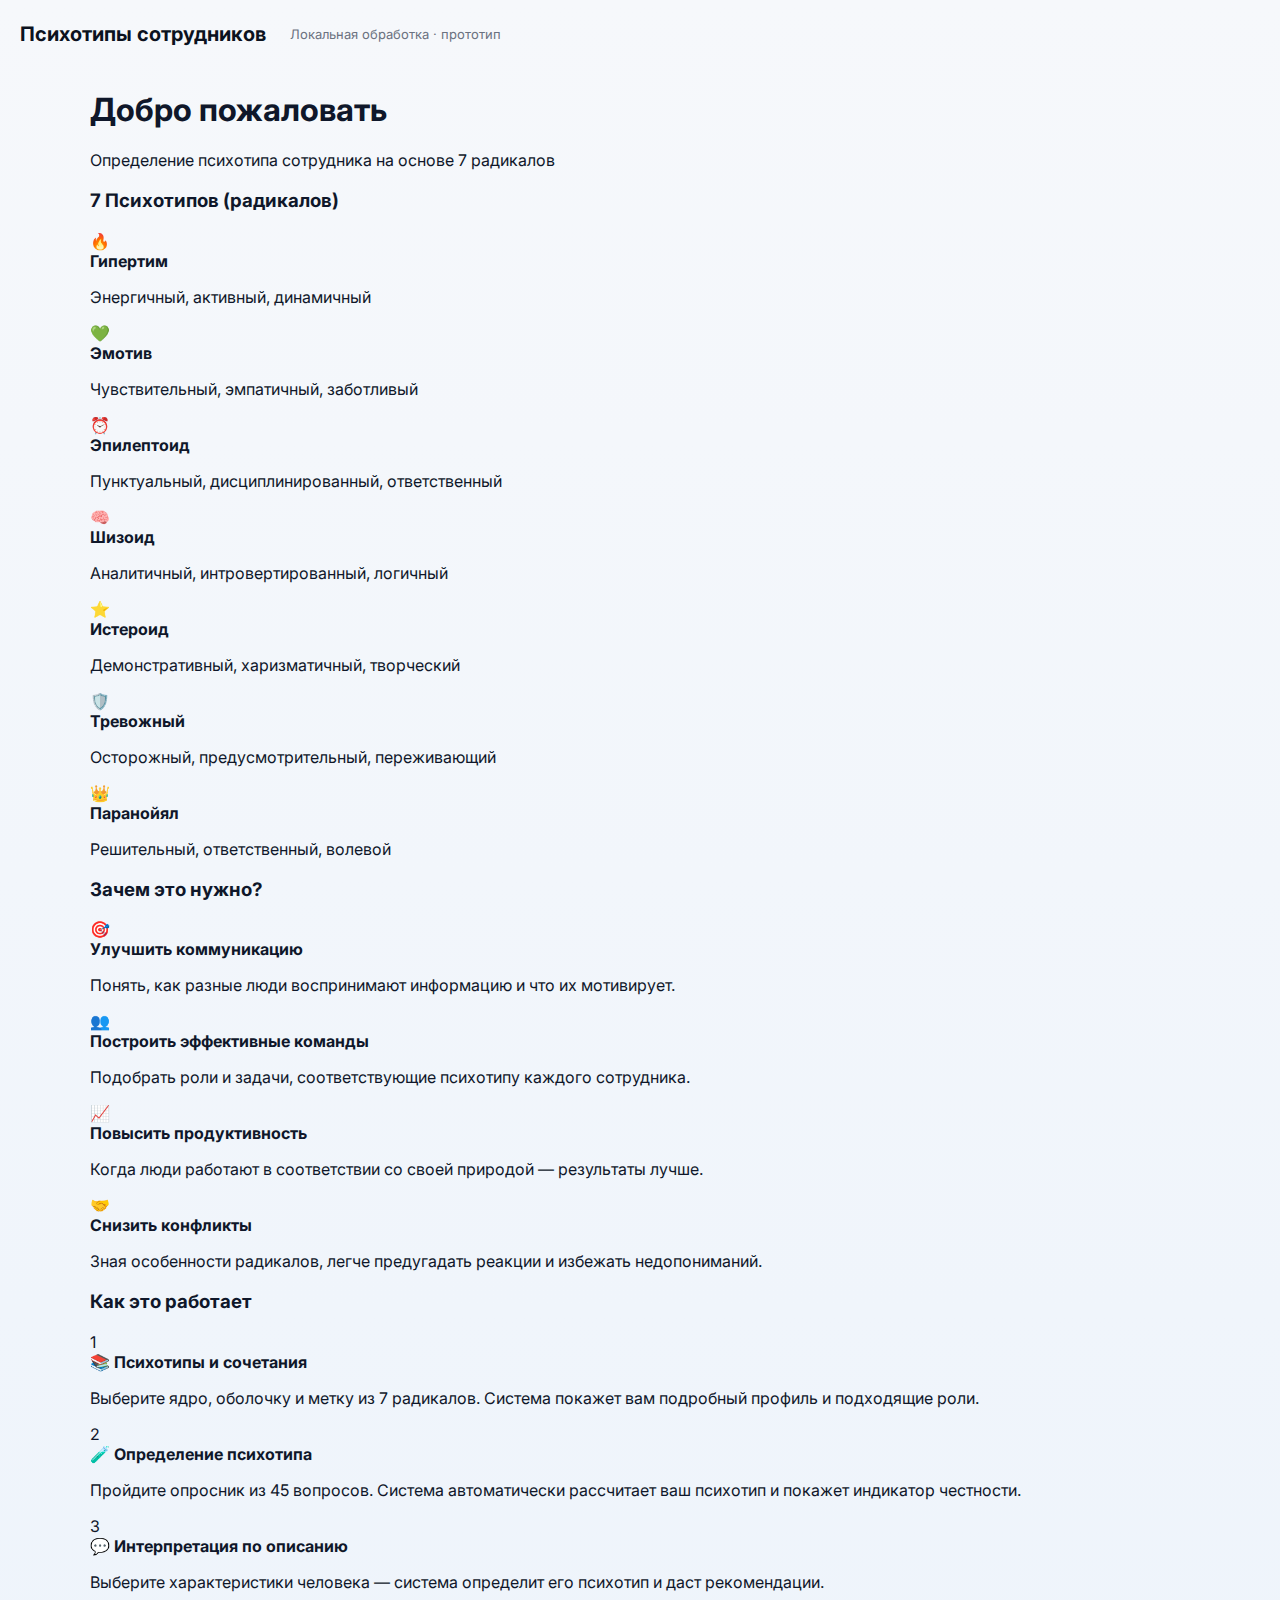
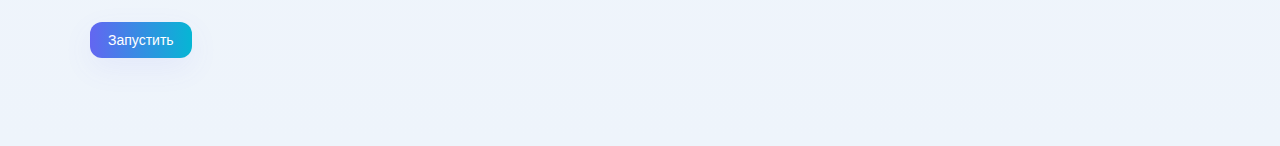
<file: index.html>
<!DOCTYPE html>
<html lang="ru">
<head>
  <meta charset="UTF-8" />
  <title>Психотипы сотрудников</title>
  <meta name="viewport" content="width=device-width, initial-scale=1" />
  <link rel="preconnect" href="https://fonts.googleapis.com">
  <link rel="preconnect" href="https://fonts.gstatic.com" crossorigin>
  <link href="https://fonts.googleapis.com/css2?family=Inter:wght@300;400;600;700;800&display=swap" rel="stylesheet">
  <link rel="stylesheet" href="css/style.css" />
</head>

<body>
<header>
  <h1>Психотипы сотрудников</h1>
  <div class="sub">Локальная обработка · прототип</div>
</header>
<main>

  <!-- Главная страница -->
  <div id="home">
    <!-- Welcome section -->
    <div id="welcome" class="welcome-section">
      <h1 class="welcome-title">Добро пожаловать</h1>
      <p class="welcome-subtitle">Определение психотипа сотрудника на основе 7 радикалов</p>

      <div class="welcome-content">
        <div class="radicals-info">
          <h3>7 Психотипов (радикалов)</h3>
          <div class="radicals-grid">
            <div class="radical-card radical-1-bg">
              <div class="radical-icon">🔥</div>
              <strong>Гипертим</strong>
              <p>Энергичный, активный, динамичный</p>
            </div>
            <div class="radical-card radical-2-bg">
              <div class="radical-icon">💚</div>
              <strong>Эмотив</strong>
              <p>Чувствительный, эмпатичный, заботливый</p>
            </div>
            <div class="radical-card radical-3-bg">
              <div class="radical-icon">⏰</div>
              <strong>Эпилептоид</strong>
              <p>Пунктуальный, дисциплинированный, ответственный</p>
            </div>
            <div class="radical-card radical-4-bg">
              <div class="radical-icon">🧠</div>
              <strong>Шизоид</strong>
              <p>Аналитичный, интровертированный, логичный</p>
            </div>
            <div class="radical-card radical-5-bg">
              <div class="radical-icon">⭐</div>
              <strong>Истероид</strong>
              <p>Демонстративный, харизматичный, творческий</p>
            </div>
            <div class="radical-card radical-6-bg">
              <div class="radical-icon">🛡️</div>
              <strong>Тревожный</strong>
              <p>Осторожный, предусмотрительный, переживающий</p>
            </div>
            <div class="radical-card radical-7-bg">
              <div class="radical-icon">👑</div>
              <strong>Паранойял</strong>
              <p>Решительный, ответственный, волевой</p>
            </div>
          </div>
        </div>

        <div class="why-section">
          <h3>Зачем это нужно?</h3>
          <div class="why-content">
            <div class="why-item">
              <div class="why-icon">🎯</div>
              <div class="why-text">
                <strong>Улучшить коммуникацию</strong>
                <p>Понять, как разные люди воспринимают информацию и что их мотивирует.</p>
              </div>
            </div>
            <div class="why-item">
              <div class="why-icon">👥</div>
              <div class="why-text">
                <strong>Построить эффективные команды</strong>
                <p>Подобрать роли и задачи, соответствующие психотипу каждого сотрудника.</p>
              </div>
            </div>
            <div class="why-item">
              <div class="why-icon">📈</div>
              <div class="why-text">
                <strong>Повысить продуктивность</strong>
                <p>Когда люди работают в соответствии со своей природой — результаты лучше.</p>
              </div>
            </div>
            <div class="why-item">
              <div class="why-icon">🤝</div>
              <div class="why-text">
                <strong>Снизить конфликты</strong>
                <p>Зная особенности радикалов, легче предугадать реакции и избежать недопониманий.</p>
              </div>
            </div>
          </div>
        </div>

        <div class="blocks-info">
          <h3>Как это работает</h3>
          <div class="blocks-list">
            <div class="block-item">
              <div class="block-number">1</div>
              <div>
                <strong>📚 Психотипы и сочетания</strong>
                <p>Выберите ядро, оболочку и метку из 7 радикалов. Система покажет вам подробный профиль и подходящие роли.</p>
              </div>
            </div>
            <div class="block-item">
              <div class="block-number">2</div>
              <div>
                <strong>🧪 Определение психотипа</strong>
                <p>Пройдите опросник из 45 вопросов. Система автоматически рассчитает ваш психотип и покажет индикатор честности.</p>
              </div>
            </div>
            <div class="block-item">
              <div class="block-number">3</div>
              <div>
                <strong>💬 Интерпретация по описанию</strong>
                <p>Выберите характеристики человека — система определит его психотип и даст рекомендации.</p>
              </div>
            </div>
          </div>
        </div>
      </div>

      <button onclick="startFromWelcomeStep()" class="start-btn">Запустить</button>
    </div>

    <!-- Home grid (hidden initially, shows after start) -->
    <div class="grid" style="display:none;" id="home-grid">
      <div class="card" onclick="openSection('types')">
        <h2>📚 Психотипы и сочетания</h2>
        <p>Ядро + оболочка + метка → профиль сотрудника и подбор ролей.</p>
      </div>
      <div class="card" onclick="openSection('test')">
        <h2>🧪 Определение психотипа</h2>
        <p>Опросник (45 вопросов) по шкале 1–5. Отвечайте максимально честно</p>
      </div>
      <div class="card" onclick="openSection('interpret')">
        <h2>💬 Интерпретация по описанию</h2>
        <p>Опишите, как человек ведёт себя — получаете ядро, оболочку и метку.</p>
      </div>
    </div>
  </div>

  <!-- Блок 1 -->
<section id="section-types" class="section">
  <div class="back-btn" onclick="goHome()"><span>←</span> Назад</div>

  <h2>Психотипы и сочетания</h2>
  <p class="muted">Выбери ядро, оболочку и метку. Ниже появится подробный профиль.</p>

  <label>Основной радикал (ядро)</label>
  <select id="types-main">
    <option value="">Не выбран</option>
  </select>

  <label>Второй радикал (оболочка)</label>
  <select id="types-second">
    <option value="">Не выбран</option>
  </select>

  <label>Третий радикал (метка / стресс-профиль)</label>
  <select id="types-third">
    <option value="">Не выбран</option>
  </select>

  <div style="margin-top:10px; display:flex; gap:10px;">
    <button onclick="showTypeCombo()">Показать профиль</button>
    <button class="secondary" onclick="runRolePicker()">Подбор ролей</button>
  </div>

  <div id="types-result" class="result-block" style="display:none;"></div>
<button id="btn-full-profile" class="secondary" style="display:none; margin-top:10px;"
        onclick="toggleFullProfile()">
  Показать полный разбор
</button>

<div id="types-full" class="result-block" style="display:none; margin-top:10px;"></div>
  <hr style="margin:20px 0;">

  <div id="role-result" class="result-block" style="display:none;"></div>
</section>

  <!-- Блок 2 -->
  <section id="section-test" class="section">
    <div class="back-btn" onclick="goHome()">← Назад</div>
    <h2>Определение психотипа</h2>
    <p class="muted">Отметь по шкале от 1 до 5, насколько утверждение похоже на человека.</p>

    <div id="full-test-container"></div>
    <button onclick="handleFullTestSubmit()">Получить результат</button>
    <div id="full-test-result" class="result-block" style="display:none;"></div>
  </section>

  <!-- Блок 3 -->
  <section id="section-interpret" class="section">
    <div class="back-btn" onclick="goHome()">← Назад</div>
    <h2>Интерпретация по характеристикам</h2>

    <label>Имя / обозначение</label>
    <input type="text" id="interp-name" placeholder="Например: Паша, менеджер" />

    <p class="muted" style="margin-top:12px;">Выбери характеристики, которые описывают человека:</p>

    <div id="traits-container" style="margin-top:16px;"></div>

    <button onclick="computeTraitsInterpretation()" style="margin-top:14px;">Получить интерпретацию</button>
    <div id="interp-result" class="result-block" style="display:none;"></div>
  </section>

</main>

<script src="js/app.js"></script>
</body>
</html>
</file>
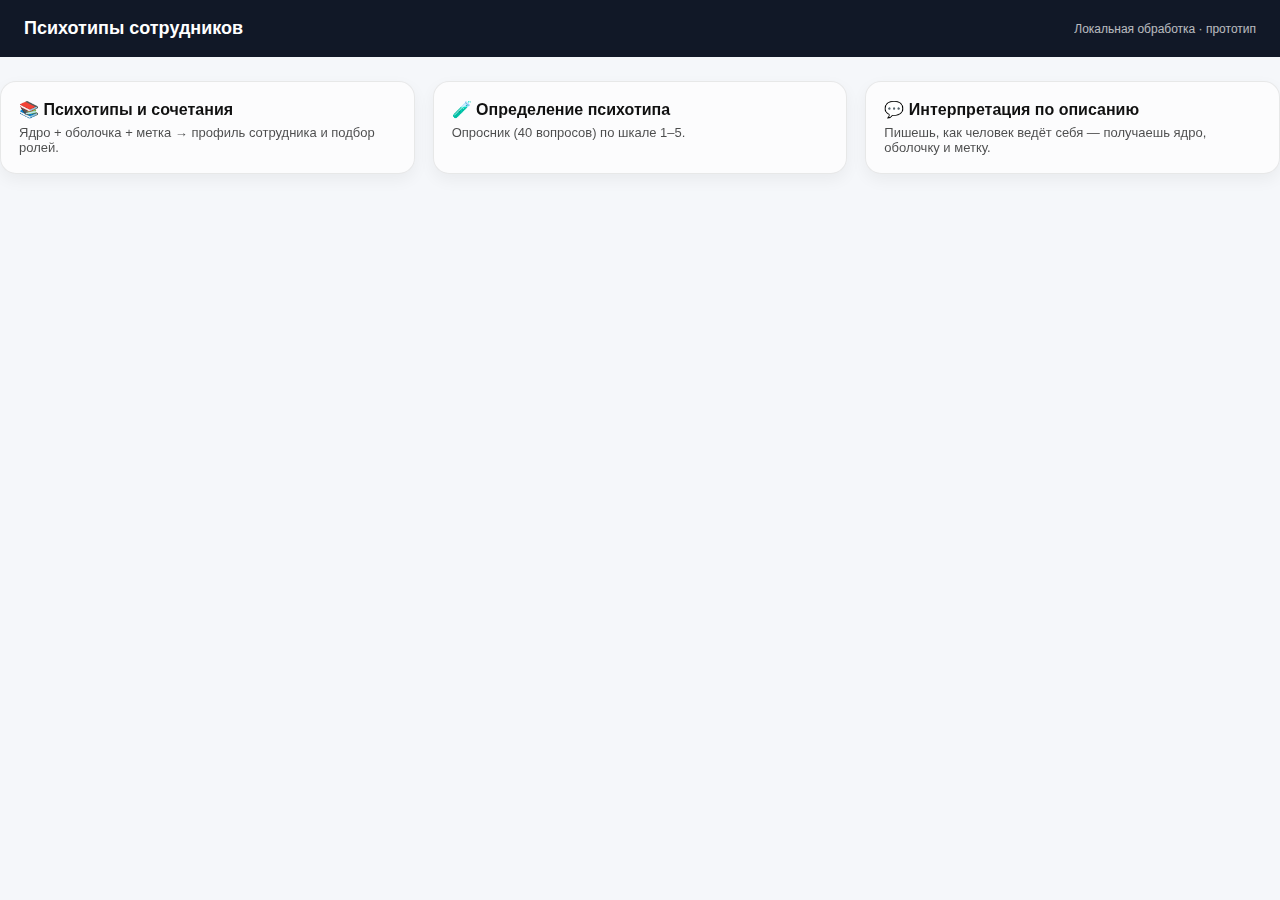
<file: psycho_app/index.html>
<!DOCTYPE html>
<html lang="ru">
<head>
  <meta charset="UTF-8" />
  <title>Психотипы сотрудников</title>
  <meta name="viewport" content="width=device-width, initial-scale=1" />
  <link rel="stylesheet" href="css/style.css" />
</head>

<body>
<header>
  <h1>Психотипы сотрудников</h1>
  <div class="sub">Локальная обработка · прототип</div>
</header>

<main>

  <!-- Главная страница -->
  <div id="home">
    <div class="grid">
      <div class="card" onclick="openSection('types')">
        <h2>📚 Психотипы и сочетания</h2>
        <p>Ядро + оболочка + метка → профиль сотрудника и подбор ролей.</p>
      </div>
      <div class="card" onclick="openSection('test')">
        <h2>🧪 Определение психотипа</h2>
        <p>Опросник (40 вопросов) по шкале 1–5.</p>
      </div>
      <div class="card" onclick="openSection('interpret')">
        <h2>💬 Интерпретация по описанию</h2>
        <p>Пишешь, как человек ведёт себя — получаешь ядро, оболочку и метку.</p>
      </div>
    </div>
  </div>

  <!-- Блок 1 -->
<section id="section-types" class="section">
  <div class="back-btn" onclick="goHome()"><span>←</span> Назад</div>

  <h2>Психотипы и сочетания</h2>
  <p class="muted">Выбери ядро, оболочку и метку. Ниже появится подробный профиль.</p>

  <label>Основной радикал (ядро)</label>
  <select id="types-main">
    <option value="">Не выбран</option>
  </select>

  <label>Второй радикал (оболочка)</label>
  <select id="types-second">
    <option value="">Не выбран</option>
  </select>

  <label>Третий радикал (метка / стресс-профиль)</label>
  <select id="types-third">
    <option value="">Не выбран</option>
  </select>

  <div style="margin-top:10px; display:flex; gap:10px;">
    <button onclick="showTypeCombo()">Показать профиль</button>
    <button class="secondary" onclick="runRolePicker()">Подбор ролей</button>
  </div>

  <div id="types-result" class="result-block" style="display:none;"></div>
<button id="btn-full-profile" class="secondary" style="display:none; margin-top:10px;"
        onclick="toggleFullProfile()">
  Показать полный разбор
</button>

<div id="types-full" class="result-block" style="display:none; margin-top:10px;"></div>
  <hr style="margin:20px 0;">

  <div id="role-result" class="result-block" style="display:none;"></div>
</section>

  <!-- Блок 2 -->
  <section id="section-test" class="section">
    <div class="back-btn" onclick="goHome()">← Назад</div>
    <h2>Определение психотипа</h2>
    <p class="muted">Отметь по шкале от 1 до 5, насколько утверждение похоже на человека.</p>

    <div id="full-test-container"></div>
    <button onclick="handleFullTestSubmit()">Получить результат</button>
    <div id="full-test-result" class="result-block" style="display:none;"></div>
  </section>

  <!-- Блок 3 -->
  <section id="section-interpret" class="section">
    <div class="back-btn" onclick="goHome()">← Назад</div>
    <h2>Интерпретация по характеристикам</h2>

    <label>Имя / обозначение</label>
    <input type="text" id="interp-name" placeholder="Например: Паша, менеджер" />

    <p class="muted" style="margin-top:12px;">Выбери характеристики, которые описывают человека:</p>

    <div id="traits-container" style="margin-top:16px;"></div>

    <button onclick="computeTraitsInterpretation()" style="margin-top:14px;">Получить интерпретацию</button>
    <div id="interp-result" class="result-block" style="display:none;"></div>
  </section>

</main>

<script src="js/app.js"></script>
</body>
</html>
</file>
<file: css/style.css>
/* ——— Modern Theme ——— */

:root{
  --bg-1: #f6f8fb;
  --bg-2: #eef4fb;
  --card: rgba(255,255,255,0.9);
  --muted: #6b7280;
  --accent-1: #6366f1; /* indigo */
  --accent-2: #06b6d4; /* teal */
  --surface-shadow: 0 10px 30px rgba(2,6,23,0.08);
  --glass-border: rgba(99,102,241,0.12);
}

/* Radical palette */
:root{
  --r1: linear-gradient(90deg,#ffb3b3,#ff7a7a); /* warm red */
  --r2: linear-gradient(90deg,#ffd6a5,#ffb86b); /* orange */
  --r3: linear-gradient(90deg,#c1e1ff,#7fb6ff); /* blue */
  --r4: linear-gradient(90deg,#d7c2ff,#b699ff); /* purple */
  --r5: linear-gradient(90deg,#fff1a8,#ffe066); /* yellow */
  --r6: linear-gradient(90deg,#bde3d8,#7fd3b2); /* mint */
  --r7: linear-gradient(90deg,#ffd7f5,#ff9fe6); /* pink */
}

/* Modern base */
body {
  margin: 0;
  font-family: 'Inter', system-ui, -apple-system, 'Segoe UI', Roboto, 'Helvetica Neue', Arial;
  background: linear-gradient(180deg, var(--bg-1), var(--bg-2));
  color: #0f172a;
  -webkit-font-smoothing:antialiased;
  -moz-osx-font-smoothing:grayscale;
}

/* Layout container */
main { max-width: 1100px; margin: 28px auto; padding: 0 20px 60px; }

/* ——— Шапка ——— */

header {
  display:flex; align-items:center; gap:18px;
  background: transparent; padding: 16px 20px; margin-top: 6px;
}

header h1 { margin:0; font-size:20px; font-weight:700; color: #0b1220; }
.sub { font-size:13px; color:var(--muted); margin-left:6px; }

.header-left { display:flex; align-items:center; gap:12px; }
.logo-badge { width:44px; height:44px; border-radius:10px; background:linear-gradient(135deg,var(--accent-1),var(--accent-2)); display:grid; place-items:center; color:#fff; font-weight:700; box-shadow: var(--surface-shadow); }

/* ——— Главная сетка ——— */

.grid {
  display: grid;
  grid-template-columns: repeat(auto-fit, minmax(240px, 1fr));
  gap: 18px;
  margin-top: 18px;
}

/* ——— Стеклянные карточки ——— */

.card {
  background: linear-gradient(180deg, var(--card), rgba(255,255,255,0.88));
  border-radius: 14px; padding:18px; min-height:120px;
  box-shadow: 0 8px 30px rgba(2,6,23,0.06);
  border: 1px solid var(--glass-border);
  transition: transform .18s ease, box-shadow .18s ease;
  cursor: pointer;
}
.card:hover { transform: translateY(-6px); box-shadow: 0 18px 40px rgba(2,6,23,0.09); }
.card h2 { margin:0 0 8px; font-size:16px; color:#071133 }
.card p { margin:0; font-size:13px; color:var(--muted) }
/* small accent strip for colorful card header */
.card .accent-strip { height:6px; border-radius:8px; margin-bottom:10px }

/* ——— Секции ——— */

.section { display:none; margin-top:18px; }
.section.active { display:block; background: linear-gradient(180deg,#fff,#fbfdff); padding:22px; border-radius:14px; box-shadow:0 8px 30px rgba(2,6,23,0.04); border:1px solid rgba(15,23,42,0.04); }

/* Section appear animation */
.section { opacity: 0; transform: translateY(8px) scale(.995); transition: opacity .42s ease, transform .42s cubic-bezier(.2,.9,.3,1); }
.section.active { opacity: 1; transform: translateY(0) scale(1); }

/* ——— Формы ——— */

label {
  font-size: 13px;
  margin: 12px 0 4px;
  display: block;
}

select, textarea, input[type="text"] {
  width:100%; padding:10px 12px; border-radius:10px; border:1px solid rgba(15,23,42,0.06); background:#fff; font-size:14px; box-shadow: 0 6px 18px rgba(2,6,23,0.03);
}

textarea {
  min-height: 120px;
}

/* ——— Кнопки ——— */

button {
  margin-top:14px; padding:10px 18px; border-radius:12px; font-size:14px; cursor:pointer; border:none; color:#fff; background: linear-gradient(90deg,var(--accent-1),var(--accent-2)); box-shadow:0 10px 30px rgba(99,102,241,0.08);
}
button.secondary { background: transparent; color:var(--accent-1); border:1px solid rgba(99,102,241,0.12); box-shadow:none }

/* ——— Результаты ——— */

.result-block { margin-top:18px; padding:16px; background: linear-gradient(180deg,#ffffff,#f8fbff); border-radius:12px; border:1px solid rgba(15,23,42,0.04); box-shadow: 0 10px 30px rgba(2,6,23,0.04); }

.pill { display:inline-block; padding:6px 12px; background: linear-gradient(90deg,#eef2ff,#eef6ff); color:var(--accent-1); border-radius:999px; font-weight:600; margin:4px 6px 0 0; font-size:13px }

/* color per radical on pills */
.pill.radical-1 { background: var(--r1); color: #3b0f0f; }
.pill.radical-2 { background: var(--r2); color: #4b2d05; }
.pill.radical-3 { background: var(--r3); color: #072b4f; }
.pill.radical-4 { background: var(--r4); color: #2b0b45; }
.pill.radical-5 { background: var(--r5); color: #453500; }
.pill.radical-6 { background: var(--r6); color: #063824; }
.pill.radical-7 { background: var(--r7); color: #3b063b; }

/* ——— Тест: шкала ответов ——— */
.test-box .question {
  margin-bottom: 18px;
}

.test-box .question > div:first-child {
  margin-bottom: 8px;
  font-size: 14px;
}

.scale { display:flex; gap:10px; align-items:center }
.scale .scale-btn { display:inline-flex; align-items:center; justify-content:center; min-width:36px; height:36px; border-radius:10px; background:#fff; border:1px solid rgba(15,23,42,0.06); color:#0b1220 }
.scale .scale-btn input[type="radio"]{ display:none }
.scale .scale-btn span{ display:inline-block; padding:6px 10px; border-radius:8px }
.scale .scale-btn input[type="radio"]:checked + span{ background: linear-gradient(90deg,var(--accent-1),var(--accent-2)); color:#fff }
.scale .scale-label { font-size:13px; color:var(--muted); margin-left:6px }

/* Интерпретация: блок совпадений и уверенности */
.interp-confidence {
  height: 10px;
  background: #eef2ff;
  border-radius: 6px;
  overflow: hidden;
  width: 160px;
  margin-left: 8px;
}
.interp-confidence > i {
  display: block;
  height: 100%;
  background: linear-gradient(90deg, #60a5fa, #1f2937);
}

.interp-matches ul {
  margin: 8px 0 0 18px;
}

.interp-matches li { font-size: 13px; margin-bottom:4px; }

/* Score bar visualization */
.score-bar-container { margin:14px 0 }
.score-bar { display:flex; gap:10px; align-items:center; margin-bottom:8px }
.score-bar-label { width:150px; font-weight:600; color: #0b1220 }
.score-bar-track { flex:1; height:14px; background:linear-gradient(90deg,#f1f5f9,#eef2ff); border-radius:999px; overflow:hidden }
.score-bar-fill { height:100%; background: linear-gradient(90deg,var(--accent-2),var(--accent-1)); transition: width .45s cubic-bezier(.2,.9,.3,1) }
.score-bar-value { width:44px; text-align:right; font-weight:600; color:var(--muted) }

/* Traits selection UI */
.trait-checkbox { cursor:pointer; width:16px; height:16px; accent-color:var(--accent-1) }
#traits-container label { display:flex; align-items:center; gap:8px; cursor:pointer; font-size:13px; padding:6px 10px; border-radius:10px; background: linear-gradient(180deg,#fff,#fbfdff); border:1px solid rgba(15,23,42,0.03) }
#traits-container label:hover { transform: translateY(-2px); box-shadow: 0 8px 18px rgba(2,6,23,0.04) }
#traits-container label.trait-item { opacity: 0; transform: translateY(8px) scale(.98); }
#traits-container label.trait-item.enter { animation: traitPop .42s cubic-bezier(.2,.9,.3,1) forwards; }

@keyframes traitPop {
  0% { opacity: 0; transform: translateY(10px) scale(.98); }
  60% { opacity: 1; transform: translateY(-4px) scale(1.02); }
  100% { opacity: 1; transform: translateY(0) scale(1); }
}

/* Allow pills to reuse the same pop animation when we want them to enter with a stagger */
.pill.trait-item { opacity: 0; transform: translateY(8px) scale(.98); }
.pill.trait-item.enter { animation: traitPop .42s cubic-bezier(.2,.9,.3,1) forwards; }

/* Generic animated entry for form rows (labels, selects, buttons) */
#section-types .animated-item,
#section-test .animated-item,
#section-interpret .animated-item {
  opacity: 0;
  transform: translateY(8px) scale(.98);
}
#section-types .animated-item.enter,
#section-test .animated-item.enter,
#section-interpret .animated-item.enter {
  animation: traitPop .42s cubic-bezier(.2,.9,.3,1) forwards;
}

#traits-container h4 { margin:12px 0 8px; font-size:14px; color:#0b1220 }

/* Modern theme end */
</file>
<file: psycho_app/css/style.css>
/* ——— Общий стиль ——— */

body {
  margin: 0;
  font-family: -apple-system, BlinkMacSystemFont, "Segoe UI", sans-serif;
  background: #f5f7fa;
  color: #111;
}

/* ——— Шапка ——— */

header {
  background: #111827;
  color: #fff;
  padding: 18px 24px;
  display: flex;
  justify-content: space-between;
  align-items: center;
}

header h1 {
  margin: 0;
  font-size: 18px;
}

.sub {
  font-size: 12px;
  opacity: .7;
}

/* ——— Главная сетка ——— */

.grid {
  display: grid;
  grid-template-columns: repeat(auto-fit, minmax(260px, 1fr));
  gap: 18px;
  margin-top: 24px;
}

/* ——— Стеклянные карточки ——— */

.card {
  padding: 18px;
  border-radius: 16px;
  background: rgba(255,255,255,0.65);
  backdrop-filter: blur(12px);
  border: 1px solid rgba(200,200,200,0.4);
  box-shadow: 0 6px 16px rgba(0,0,0,0.05);
  cursor: pointer;
  transition: 0.15s ease;
}

.card:hover {
  transform: translateY(-3px);
  box-shadow: 0 10px 22px rgba(0,0,0,0.08);
  background: rgba(255,255,255,0.75);
}

.card h2 {
  margin: 0 0 6px;
  font-size: 16px;
}

.card p {
  margin: 0;
  font-size: 13px;
  opacity: .75;
}

/* ——— Секции ——— */

.section {
  display: none;
  background: #fff;
  margin-top: 24px;
  padding: 20px;
  border-radius: 16px;
  border: 1px solid #e5e7eb;
  box-shadow: 0 10px 24px rgba(0,0,0,0.05);
}

.section.active {
  display: block;
}

/* ——— Формы ——— */

label {
  font-size: 13px;
  margin: 12px 0 4px;
  display: block;
}

select, textarea, input[type="text"] {
  width: 100%;
  padding: 10px 12px;
  border-radius: 12px;
  border: 1px solid #d1d5db;
  background: #fff;
  font-size: 14px;
}

textarea {
  min-height: 120px;
}

/* ——— Кнопки ——— */

button {
  margin-top: 14px;
  padding: 10px 18px;
  border-radius: 999px;
  font-size: 13px;
  cursor: pointer;
  border: none;
  background: #111827;
  color: #fff;
}

button.secondary {
  background: #e5e7eb;
  color: #111;
  margin-left: 8px;
}

/* ——— Результаты ——— */

.result-block {
  margin-top: 18px;
  padding: 16px;
  background: #f9fafb;
  border-radius: 14px;
  border: 1px solid #e5e7eb;
}

.pill {
  display: inline-block;
  padding: 4px 10px;
  background: #e5e7eb;
  border-radius: 999px;
  font-size: 12px;
  margin: 4px 4px 0 0;
}

/* ——— Тест: шкала ответов ——— */
.test-box .question {
  margin-bottom: 18px;
}

.test-box .question > div:first-child {
  margin-bottom: 8px;
  font-size: 14px;
}

.scale {
  display: flex;
  gap: 8px;
  align-items: center;
}

.scale .scale-btn {
  display: inline-flex;
  align-items: center;
  justify-content: center;
  min-width: 36px;
  height: 36px;
  padding: 6px 10px;
  border-radius: 10px;
  border: 1px solid #d1d5db;
  background: #fff;
  cursor: pointer;
  user-select: none;
  font-size: 13px;
  color: #111;
}

.scale .scale-btn input[type="radio"] {
  display: none;
}

.scale .scale-btn span {
  display: inline-block;
}

.scale .scale-btn input[type="radio"]:checked + span {
  background: #111827;
  color: #fff;
  border-radius: 8px;
  padding: 6px 10px;
}

.scale .scale-label {
  font-size: 12px;
  color: #6b7280;
  margin-left: 8px;
}

/* Интерпретация: блок совпадений и уверенности */
.interp-confidence {
  height: 10px;
  background: #eef2ff;
  border-radius: 6px;
  overflow: hidden;
  width: 160px;
  margin-left: 8px;
}
.interp-confidence > i {
  display: block;
  height: 100%;
  background: linear-gradient(90deg, #60a5fa, #1f2937);
}

.interp-matches ul {
  margin: 8px 0 0 18px;
}

.interp-matches li { font-size: 13px; margin-bottom:4px; }

/* Score bar visualization */
.score-bar-container {
  margin: 12px 0;
}

.score-bar {
  display: flex;
  gap: 8px;
  align-items: center;
  margin-bottom: 6px;
  font-size: 12px;
}

.score-bar-label {
  width: 80px;
  font-weight: 500;
}

.score-bar-track {
  flex: 1;
  height: 20px;
  background: #f3f4f6;
  border-radius: 6px;
  overflow: hidden;
}

.score-bar-fill {
  height: 100%;
  background: linear-gradient(90deg, #60a5fa, #1f2937);
  transition: width 0.3s ease;
}

.score-bar-value {
  width: 40px;
  text-align: right;
  font-weight: 500;
}

/* Traits selection UI */
.trait-checkbox {
  cursor: pointer;
  width: 16px;
  height: 16px;
  accent-color: #111827;
}

#traits-container label {
  display: flex;
  align-items: center;
  gap: 6px;
  cursor: pointer;
  font-size: 13px;
  padding: 4px 8px;
  border-radius: 8px;
  transition: background 0.15s ease;
}

#traits-container label:hover {
  background: #f0f1f3;
}

#traits-container h4 {
  margin: 12px 0 8px;
  font-size: 14px;
  color: #1f2937;
}
</file>
